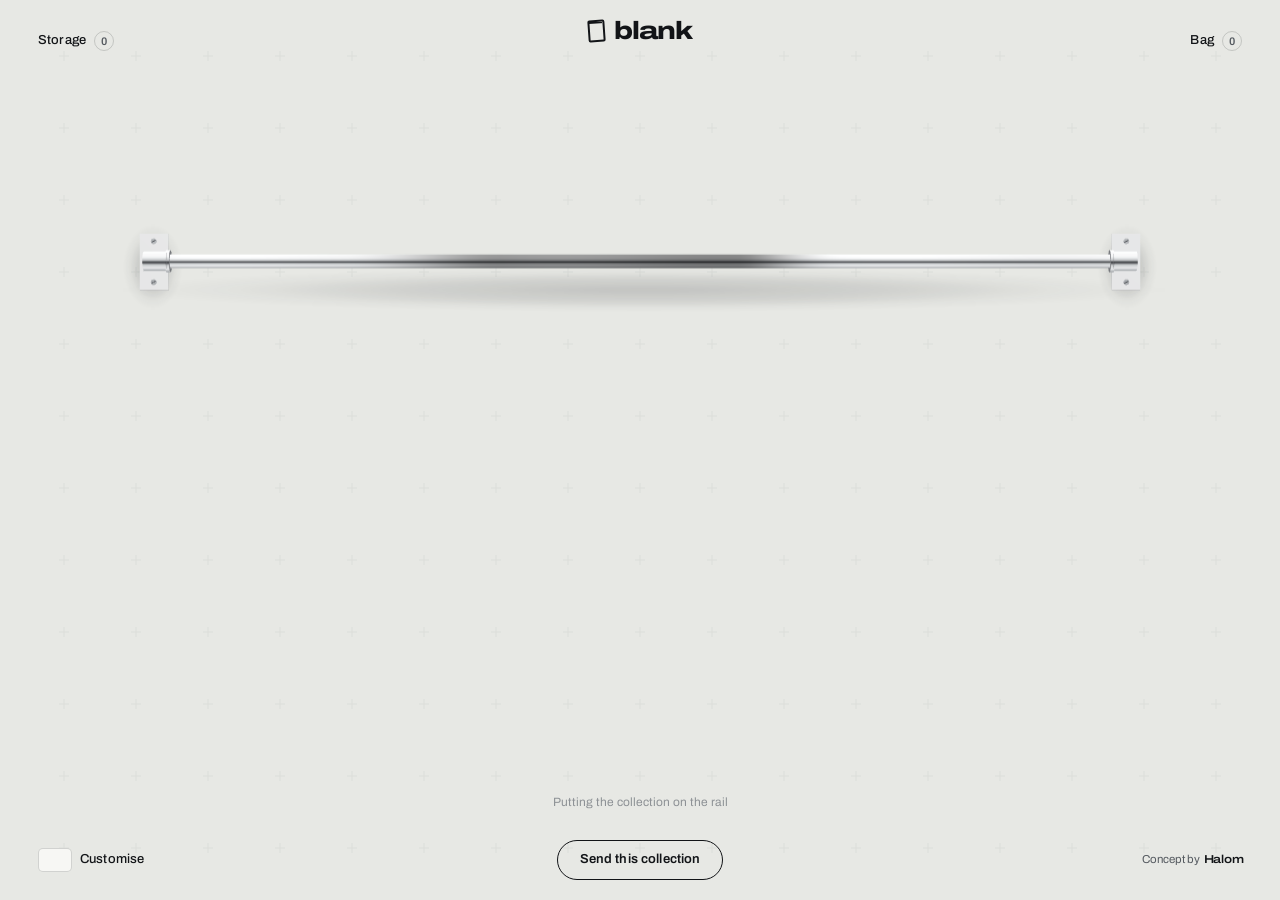
<file: projects/rack/index.html>
<!doctype html>
<html lang="en">
<head>
<meta charset="utf-8">
<meta name="viewport" content="width=device-width, initial-scale=1, viewport-fit=cover">
<script>
// Every address in this page is relative, so it works from any folder or path prefix. If a proxy serves it as ".../rack"
// with no closing slash, relative addresses would resolve one folder too high: give them the folder back.
(function () { var p = location.pathname; if (!/(\/|\.[a-z0-9]+)$/i.test(p)) { var b = document.createElement('base'); b.href = p + '/'; document.head.appendChild(b); } })();
</script>
<title>Blank Rack · a concept by Halom</title>
<meta name="description" content="A clothing rail you can handle. Turn a piece, pull it forward, change its colour, print one logo on everything. A concept by Halom for small-batch startup merch.">
<meta name="robots" content="noindex">
<meta name="theme-color" content="#E7E8E4">
<meta name="color-scheme" content="light">
<meta property="og:type" content="website">
<meta property="og:site_name" content="Halom">
<meta property="og:title" content="Blank Rack · a concept by Halom">
<meta property="og:description" content="A clothing rail you can handle. Turn a piece, pull it forward, change its colour, print one logo on everything.">
<meta property="og:image" content="assets/og.jpg">
<meta property="og:image:width" content="1200">
<meta property="og:image:height" content="630">
<meta property="og:image:alt" content="Blank garments hanging on a chrome rail against a pale wall.">
<meta name="twitter:card" content="summary_large_image">
<link rel="icon" href="data:image/svg+xml,%3Csvg xmlns='http://www.w3.org/2000/svg' viewBox='0 0 32 32'%3E%3Crect width='32' height='32' rx='7' fill='%23E7E8E4'/%3E%3Cg transform='rotate(-4 16 16)' fill='none' stroke='%23121417'%3E%3Crect x='9.5' y='6.5' width='13' height='19' rx='1.5' stroke-width='2.6'/%3E%3Cpath d='M10 10.6h12' stroke-width='1.6'/%3E%3C/g%3E%3C/svg%3E">
<link rel="preload" href="assets/fonts/archivo-latin.woff2" as="font" type="font/woff2" crossorigin>
<link rel="stylesheet" href="assets/rack.css">
<noscript><style>#hint { display: none; }</style></noscript>
</head>
<body>
<div id="app">
  <header class="bar">
    <button class="link" id="btn-storage" type="button">Storage <span class="n" id="n-storage">0</span></button>
    <div class="wordmark"><b>blank</b><small id="forline"></small></div>
    <button class="link" id="btn-bag" type="button">Bag <span class="n" id="n-bag">0</span></button>
  </header>

  <main id="stage" aria-label="Clothing rail">
    <canvas id="rackblur" aria-hidden="true"></canvas>
    <canvas id="gl" aria-hidden="true"></canvas>
    <div class="tag" id="tag"><div class="t1" id="tag-1"></div><div class="t2" id="tag-2"></div></div>
    <div class="dropzone" id="dropzone"><span>Let go here to put it in storage</span></div>
    <p class="hint" id="hint">Putting the collection on the rail</p>
    <noscript><p class="hint">This rail is drawn with JavaScript, and it is switched off in this browser.</p></noscript>
    <ul class="sr" id="sr-list" aria-label="Pieces on the rail"></ul>
  </main>

  <footer class="dock">
    <button class="link" id="btn-custom" type="button" aria-expanded="false" aria-controls="custom"><span class="mini"><img class="logo-thumb" alt=""></span>Customise</button>
    <button class="pill" id="btn-send" type="button">Send this collection</button>
    <span></span>
  </footer>

  <div class="pop" id="custom" aria-hidden="true">
    <div class="pop-row">
      <button class="well" id="logo-well" type="button" aria-label="Upload a logo"><img class="logo-thumb" alt=""></button>
      <div class="stack">
        <span class="cap">One logo, printed on every piece</span>
        <button class="txt" id="logo-pick" type="button">Upload a logo</button>
      </div>
      <input class="sr" type="file" id="logo-file" accept="image/*" tabindex="-1">
    </div>
    <div class="pop-row">
      <label class="opt" for="sel-place">Position
        <select id="sel-place">
          <option value="default">As designed</option>
          <option value="chest">Chest</option>
          <option value="center">Centre</option>
          <option value="back">Back</option>
        </select>
      </label>
      <label class="opt" for="sel-ink">Ink
        <select id="sel-ink">
          <option value="auto">Auto</option>
          <option value="original">Original colours</option>
          <option value="tonal">Tone on tone</option>
        </select>
      </label>
    </div>
    <div class="pop-row">
      <span class="cap">Colours for the whole rail</span>
      <div class="seg" id="seg-pal" role="group" aria-label="Colour palette"></div>
    </div>
  </div>

  <section id="detail" aria-hidden="true">
    <div class="d-top"><button class="link act" id="d-close" type="button">Close</button></div>
    <div class="d-mid">
      <button class="round act" id="d-prev" type="button" aria-label="Previous piece"><svg viewBox="0 0 16 16" fill="none" stroke="currentColor" stroke-width="1.4"><path d="M13 8H3M7 4 3 8l4 4"/></svg></button>
      <button class="round act" id="d-next" type="button" aria-label="Next piece"><svg viewBox="0 0 16 16" fill="none" stroke="currentColor" stroke-width="1.4"><path d="M3 8h10M9 4l4 4-4 4"/></svg></button>
    </div>
    <div class="d-bot">
      <div class="d-count" id="d-count"></div>
      <h1 class="d-name"><span id="d-name"></span> <span class="d-meta" id="d-meta"></span></h1>
      <div class="swatches act" id="d-swatches"></div>
      <div class="d-actions">
        <button class="pill act" id="d-add" type="button">Add to bag</button>
        <button class="txt act" id="d-store" type="button">Move to storage</button>
      </div>
    </div>
  </section>

  <div class="scrim" id="scrim"></div>

  <aside class="sheet" id="storage" aria-label="Storage" aria-hidden="true">
    <div class="sheet-h">
      <div><h2>Storage</h2><p>Choose a piece here to hang it. Choose one on the rail to take it off.</p></div>
      <button class="link" id="st-close" type="button">Close</button>
    </div>
    <div class="sheet-b">
      <div class="shelf" id="shelf"></div>
      <input class="sr" type="file" id="pic-file" accept="image/*" multiple tabindex="-1">
    </div>
  </aside>

  <aside class="sheet" id="bag" aria-label="Bag" aria-hidden="true">
    <div class="sheet-h"><div><h2>Bag</h2><p id="bag-sub">Pieces you want made.</p></div><button class="link" id="bag-close" type="button">Close</button></div>
    <div class="sheet-b" id="bag-list"></div>
    <div class="sheet-f" id="bag-foot">
      <div class="sum"><span>Total</span><span id="bag-total">0 units</span></div>
      <button class="pill solid" id="bag-copy" type="button">Copy the request</button>
      <div class="note" id="bag-note"></div>
      <textarea class="handcopy" id="bag-text" rows="5" readonly hidden aria-label="The request, to copy by hand"></textarea>
      <p class="note about">This is a concept. The bag writes a request for you to copy. It is not an order, and nothing is sent anywhere.</p>
    </div>
  </aside>

  <div id="share" role="dialog" aria-label="Send this collection" aria-hidden="true">
    <h2>Send this collection</h2>
    <p>The link opens this rail exactly as it is now, with the logo on every piece. It carries everything itself. Nothing is uploaded.</p>
    <div class="field"><label for="sh-name">Who is it for?</label><input id="sh-name" type="text" placeholder="Startup name" autocomplete="off" maxlength="40"></div>
    <div class="field"><label for="sh-link">Link</label>
      <div class="linkrow"><input class="linkbox" id="sh-link" type="text" readonly><button class="pill solid" id="sh-copy" type="button">Copy link</button></div>
    </div>
    <div class="note" id="sh-note"></div>
    <div><button class="link" id="sh-close" type="button">Close</button></div>
  </div>

  <div class="filedrop" id="filedrop">Drop a logo to print it on every piece.<br>Drop clothing pictures to add them to storage.</div>
  <div class="toast" id="toast" role="status"></div>
  <a class="concept" href="https://halom.io" target="_top" rel="noopener">Concept by <b>Halom</b></a>
</div>

<script src="assets/vendor/three.min.js"></script>
<script src="assets/rack.js"></script>
</body>
</html>
</file>
<file: projects/rack/assets/rack.css>
/* Archivo variable (width 62-125, weight 100-900), self-hosted. SIL Open Font License 1.1, see fonts/OFL.txt */
@font-face {
  font-family: "Archivo"; font-style: normal; font-display: swap; font-weight: 100 900; font-stretch: 62% 125%;
  src: url("fonts/archivo-vietnamese.woff2") format("woff2");
  unicode-range: U+0102-0103, U+0110-0111, U+0128-0129, U+0168-0169, U+01A0-01A1, U+01AF-01B0, U+0300-0301, U+0303-0304, U+0308-0309, U+0323, U+0329, U+1EA0-1EF9, U+20AB;
}
@font-face {
  font-family: "Archivo"; font-style: normal; font-display: swap; font-weight: 100 900; font-stretch: 62% 125%;
  src: url("fonts/archivo-latin-ext.woff2") format("woff2");
  unicode-range: U+0100-02BA, U+02BD-02C5, U+02C7-02CC, U+02CE-02D7, U+02DD-02FF, U+0304, U+0308, U+0329, U+1D00-1DBF, U+1E00-1E9F, U+1EF2-1EFF, U+2020, U+20A0-20AB, U+20AD-20C0, U+2113, U+2C60-2C7F, U+A720-A7FF;
}
@font-face {
  font-family: "Archivo"; font-style: normal; font-display: swap; font-weight: 100 900; font-stretch: 62% 125%;
  src: url("fonts/archivo-latin.woff2") format("woff2");
  unicode-range: U+0000-00FF, U+0131, U+0152-0153, U+02BB-02BC, U+02C6, U+02DA, U+02DC, U+0304, U+0308, U+0329, U+2000-206F, U+20AC, U+2122, U+2191, U+2193, U+2212, U+2215, U+FEFF, U+FFFD;
}

/* Layout: one showroom wall. A chrome rail in the upper third carries the whole page; a quiet bar above, a tool dock below. */
:root {
  color-scheme: light;
  --wall: #E7E8E4;
  --wall-mark: #D3D5CF;
  --paper: #F7F7F4;
  --ink: #121417;
  --ink-2: #555A60;
  --ink-3: #8D9195;
  --line: rgba(18, 20, 23, .16);
  --tag: #FF4A1C;
  --sans: "Archivo", "Helvetica Neue", Helvetica, Arial, sans-serif;
  --wide: 118;
  --tight: 78;
  --ease: cubic-bezier(.2, .7, .1, 1);
}
*, *::before, *::after { box-sizing: border-box; }
html, body { height: 100%; }
body {
  margin: 0; background: var(--wall); color: var(--ink);
  font-family: var(--sans); font-size: 13px; line-height: 1.35; font-stretch: 100%;
  overflow: hidden; -webkit-font-smoothing: antialiased; -webkit-tap-highlight-color: transparent;
  touch-action: manipulation; user-select: none; -webkit-user-select: none;
}
button, input, select { font: inherit; color: inherit; }
button { background: none; border: 0; padding: 0; cursor: pointer; }
:focus-visible { outline: 2px solid var(--tag); outline-offset: 3px; border-radius: 4px; }
.sr { position: absolute; width: 1px; height: 1px; overflow: hidden; clip-path: inset(50%); white-space: nowrap; }

#app {
  position: relative; height: 100%; display: grid; grid-template-rows: auto minmax(0, 1fr) auto;
  background-color: var(--wall);
  /* the closed bag and storage wait just off the wall; clipping them here keeps a phone from treating the page as wider than its screen */
  overflow: hidden; overflow: clip;
}
/* the wall's registration marks sit on their own layer so they can fade out when a piece is pulled forward */
#app::before {
  content: ""; position: absolute; inset: 0; pointer-events: none; opacity: calc(1 - var(--f, 0));
  background-image: url("data:image/svg+xml,%3Csvg xmlns='http://www.w3.org/2000/svg' width='72' height='72'%3E%3Cpath d='M36 31v10M31 36h10' stroke='%23DCDEDA' stroke-width='1.1' fill='none'/%3E%3C/svg%3E");
  background-position: center 20px;
}

/* ---- top bar ---- */
.bar {
  display: grid; grid-template-columns: 1fr auto 1fr; align-items: center; gap: 12px;
  padding: calc(18px + env(safe-area-inset-top, 0px)) max(clamp(16px, 3vw, 36px), env(safe-area-inset-right, 0px)) 6px max(clamp(16px, 3vw, 36px), env(safe-area-inset-left, 0px));
  position: relative; z-index: 3;
}
.bar > :last-child { justify-self: end; }
.bar > :first-child { justify-self: start; }
.link {
  display: inline-flex; align-items: center; gap: 8px; padding: 8px 2px; font-weight: 500; letter-spacing: .01em;
}
.link .n {
  min-width: 20px; height: 20px; padding: 0 6px; border-radius: 10px; display: inline-grid; place-items: center;
  font-size: 11px; font-weight: 600; font-variant-numeric: tabular-nums; border: 1px solid var(--line); color: var(--ink-2);
}
.link .n.hot { background: var(--tag); border-color: var(--tag); color: #fff; }
.wordmark { text-align: center; line-height: 1; }
.wordmark b {
  display: inline-flex; align-items: center; gap: 9px;
  font-size: 25px; font-weight: 800; font-stretch: 125%; letter-spacing: -.035em;
}
.wordmark b::before {
  content: ""; width: 17px; height: 22px; border: 2.5px solid var(--ink); border-radius: 2px;
  box-shadow: inset 0 5px 0 -3.5px var(--ink); transform: rotate(-4deg);
}
.wordmark small { display: block; margin-top: 5px; font-size: 11.5px; color: var(--ink-2); font-weight: 400; min-height: 15px; }

/* ---- stage ---- */
#stage { position: relative; min-height: 0; touch-action: none; cursor: default; }
#stage.pointing { cursor: pointer; }
#stage.grabbing { cursor: grabbing; }
#stage canvas { position: absolute; inset: 0; width: 100%; height: 100%; display: block; }
#rackblur { visibility: hidden; will-change: filter, opacity; }
.tag {
  position: absolute; left: 0; top: 0; transform: translate(-50%, 0); pointer-events: none; text-align: center;
  opacity: 0; transition: opacity .28s var(--ease); white-space: nowrap; will-change: transform;
}
.tag.on { opacity: 1; transition-delay: .12s; }
.tag .t1 { font-weight: 500; }
.tag .t2 { color: var(--ink-2); font-size: 12px; }
.hint {
  position: absolute; left: 0; right: 0; bottom: 10px; margin-left: auto; margin-right: auto; width: fit-content; color: var(--ink-3); font-size: 12px;
  text-align: center; max-width: min(92%, 560px); transition: opacity .5s; pointer-events: none;
}
.hint.off { opacity: 0; }
.hint.stay { opacity: 1 !important; color: var(--ink-2); }   /* something went wrong and the wall is saying so */
.dropzone {
  position: absolute; left: clamp(16px, 3vw, 36px); right: clamp(16px, 3vw, 36px); bottom: 8px; height: 19%;
  border: 1.5px dashed var(--ink-3); border-radius: 14px; display: grid; place-items: center; color: var(--ink-2);
  opacity: 0; transition: opacity .2s, background .2s, border-color .2s; pointer-events: none; font-weight: 500;
}
.dropzone.on { opacity: 1; }
.dropzone span { background: var(--paper); padding: 6px 12px; border-radius: 999px; box-shadow: 0 0 0 1px var(--line); }
.dropzone.over { background: rgba(18, 20, 23, .06); border-color: var(--ink); color: var(--ink); }

/* ---- dock ---- */
.dock {
  display: grid; grid-template-columns: 1fr auto 1fr; align-items: center; gap: 14px 20px;
  padding: 8px max(clamp(16px, 3vw, 36px), env(safe-area-inset-right, 0px)) calc(20px + env(safe-area-inset-bottom, 0px)) max(clamp(16px, 3vw, 36px), env(safe-area-inset-left, 0px));
  position: relative; z-index: 3;
}
.dock > :first-child { justify-self: start; }
.mini { width: 34px; height: 24px; border-radius: 5px; background: var(--paper); border: 1px solid var(--line); display: inline-grid; place-items: center; overflow: hidden; }
.mini img { max-width: 78%; max-height: 66%; object-fit: contain; }
.mini.dark, .well.dark { background: #1b1c1f; }
.pop {
  position: absolute; z-index: 6; left: clamp(16px, 3vw, 36px); bottom: calc(70px + env(safe-area-inset-bottom, 0px)); width: min(268px, calc(100% - 32px));
  background: var(--paper); border-radius: 16px; padding: 18px; display: grid; gap: 16px;
  box-shadow: 0 24px 60px rgba(18, 20, 23, .16), 0 0 0 1px var(--line);
  opacity: 0; transform: translateY(8px); pointer-events: none; visibility: hidden; transition: opacity .2s, transform .3s var(--ease), visibility 0s .3s;
}
.pop.on { opacity: 1; transform: none; pointer-events: auto; visibility: visible; transition: opacity .2s, transform .3s var(--ease); }
.pop-row { display: flex; align-items: center; gap: 12px; flex-wrap: wrap; }
.pop-row > .stack { flex: 1 1 0; min-width: 0; }
.well {
  width: 62px; height: 44px; border-radius: 8px; background: var(--paper); border: 1px solid var(--line);
  display: grid; place-items: center; overflow: hidden; flex: none; position: relative;
}
.well img { max-width: 80%; max-height: 70%; object-fit: contain; }
.stack { display: grid; gap: 3px; }
.cap { font-size: 11.5px; color: var(--ink-2); }
.txt { font-weight: 500; text-decoration: underline; text-decoration-color: var(--line); text-underline-offset: 3px; padding: 2px 0; text-align: left; }
.txt:hover { text-decoration-color: var(--ink); }
.seg { display: inline-flex; flex-wrap: wrap; border: 1px solid var(--line); border-radius: 16px; padding: 2px; background: rgba(247, 247, 244, .55); }
.seg button { padding: 5px 11px; border-radius: 999px; font-size: 12px; color: var(--ink-2); font-weight: 500; }
.seg button[aria-pressed="true"] { background: var(--ink); color: var(--paper); }
.opt { display: inline-flex; align-items: center; gap: 6px; font-size: 12px; color: var(--ink-2); }
.opt select {
  appearance: none; -webkit-appearance: none; border: 1px solid var(--line); border-radius: 999px; padding: 6px 26px 6px 12px; font-weight: 500; color: var(--ink); cursor: pointer;
  background: #fff url("data:image/svg+xml,%3Csvg xmlns='http://www.w3.org/2000/svg' width='10' height='6'%3E%3Cpath d='M1 1l4 4 4-4' stroke='%23121417' stroke-width='1.3' fill='none'/%3E%3C/svg%3E") no-repeat right 10px center;
}
.opt select:hover { border-color: var(--ink); }
.pill {
  display: inline-flex; align-items: center; justify-content: center; gap: 8px; height: 40px; padding: 0 22px;
  border-radius: 999px; border: 1.25px solid var(--ink); font-weight: 600; letter-spacing: .01em; white-space: nowrap;
  transition: background .2s, color .2s, transform .2s var(--ease);
}
.pill.solid { background: var(--ink); color: var(--paper); }
.pill.solid:hover { background: #000; }
.pill:not(.solid):hover { background: var(--ink); color: var(--paper); }
.pill:active { transform: scale(.98); }
.pill.small { height: 32px; padding: 0 14px; font-size: 12px; border-width: 1px; }
.pill[disabled] { opacity: .4; pointer-events: none; }

/* ---- detail ---- */
#detail { position: absolute; inset: 0; z-index: 4; pointer-events: none; opacity: var(--f, 0); display: grid; grid-template-rows: auto 1fr auto; }
#detail.on .act { pointer-events: auto; }
#app .bar, #app .dock { opacity: calc(1 - var(--f, 0)); }
#app.detail .bar, #app.detail .dock { pointer-events: none; }
#app.detail .hint { opacity: 0; }
.d-top { display: flex; justify-content: flex-end; padding: calc(22px + env(safe-area-inset-top, 0px)) max(clamp(16px, 3vw, 36px), env(safe-area-inset-right, 0px)) 0 clamp(16px, 3vw, 36px); }
.d-mid { display: flex; align-items: center; justify-content: space-between; padding: 0 max(16px, calc(50% - 300px)); }
.round {
  width: 42px; height: 42px; border-radius: 50%; border: 1px solid var(--ink-3); display: grid; place-items: center;
  background: rgba(247, 247, 244, .5); transition: background .2s, border-color .2s, transform .2s var(--ease);
}
.round:hover { background: var(--paper); border-color: var(--ink); }
.round:active { transform: scale(.94); }
.round svg { width: 16px; height: 16px; }
.d-bot { text-align: center; padding: 0 16px calc(26px + env(safe-area-inset-bottom, 0px)); display: grid; gap: 12px; justify-items: center; }
.d-count { font-size: 12px; color: var(--ink-2); font-variant-numeric: tabular-nums; letter-spacing: .04em; }
.d-name { font-size: clamp(21px, 2.3vw, 27px); font-weight: 480; font-stretch: 118%; letter-spacing: -.02em; line-height: 1.1; margin: -4px 0 0; }
.d-meta { color: var(--ink-3); font-weight: 400; font-stretch: 100%; letter-spacing: 0; }
.swatches { display: flex; flex-wrap: wrap; justify-content: center; gap: 7px; max-width: 520px; }
.sw {
  width: 24px; height: 24px; border-radius: 50%; border: 1px solid rgba(18, 20, 23, .22); position: relative; flex: none;
  transition: transform .15s var(--ease);
}
.sw:hover { transform: scale(1.12); }
.sw[aria-pressed="true"]::after { content: ""; position: absolute; inset: -4px; border-radius: 50%; border: 1.5px solid var(--ink); }
.sw.custom { background: none; border: 1px dashed var(--ink-3); overflow: hidden; display: grid; place-items: center; color: var(--ink-2); font-size: 15px; line-height: 1; }
.sw.custom input { position: absolute; inset: -6px; width: 40px; height: 40px; opacity: 0; cursor: pointer; }
.d-actions { display: flex; gap: 18px; align-items: center; flex-wrap: wrap; justify-content: center; }
#app.detail #stage { cursor: grab; }
#app.detail #stage.spinning { cursor: grabbing; }

/* ---- drawers ---- */
.scrim { position: absolute; inset: 0; z-index: 5; background: rgba(18, 20, 23, 0); pointer-events: none; transition: background .3s; }
.scrim.on { pointer-events: auto; }
.sheet {
  position: absolute; z-index: 6; background: var(--paper); box-shadow: 0 -1px 0 var(--line), 0 -24px 60px rgba(18, 20, 23, .12);
  transition: transform .5s var(--ease); display: grid; grid-template-rows: auto minmax(0, 1fr) auto; user-select: text; -webkit-user-select: text;
}
#storage { left: 0; right: 0; bottom: 0; height: 46%; transform: translateY(105%); border-radius: 18px 18px 0 0; }
#storage.on { transform: none; }
.sheet:not(.on) { box-shadow: none; visibility: hidden; transition: transform .5s var(--ease), visibility 0s .5s; }
#bag { top: 0; right: 0; bottom: 0; width: min(400px, 100%); transform: translateX(105%); box-shadow: -1px 0 0 var(--line), -24px 0 60px rgba(18, 20, 23, .12); }
#bag.on { transform: none; }
/* the bag reaches the top edge, so its heading clears the status bar; storage scrolls clear of the home bar */
#bag .sheet-h { padding-top: calc(18px + env(safe-area-inset-top, 0px)); }
#storage .sheet-b { padding-bottom: calc(18px + env(safe-area-inset-bottom, 0px)); }
.sheet-h { display: flex; align-items: baseline; justify-content: space-between; gap: 16px; padding: 18px clamp(16px, 3vw, 28px) 10px; }
.sheet-h h2 { margin: 0; font-size: 20px; font-weight: 600; font-stretch: 122%; letter-spacing: -.02em; }
.sheet-h p { margin: 2px 0 0; color: var(--ink-2); }
.sheet-b { overflow: auto; padding: 4px clamp(16px, 3vw, 28px) 18px; -webkit-overflow-scrolling: touch; }
.sheet-f { padding: 14px clamp(16px, 3vw, 28px) calc(18px + env(safe-area-inset-bottom, 0px)); border-top: 1px solid var(--line); display: grid; gap: 10px; }
.shelf { display: grid; grid-template-columns: repeat(auto-fill, minmax(132px, 1fr)); gap: 12px; }
.card { position: relative; border-radius: 12px; background: #EDEEEA; padding: 8px 8px 10px; display: grid; gap: 6px; text-align: left; align-content: start; }
.card .ph { aspect-ratio: 5 / 6; border-radius: 8px; display: grid; place-items: center; overflow: hidden; }
.card .ph img { width: 100%; height: 100%; object-fit: contain; }
.card .nm { font-weight: 500; }
.cl { color: var(--ink-2); font-size: 12px; display: flex; align-items: center; gap: 6px; }
.dot { width: 9px; height: 9px; border-radius: 50%; border: 1px solid rgba(18, 20, 23, .25); flex: none; }
.card .row { display: flex; gap: 6px; align-items: center; justify-content: space-between; }
.card .x { position: absolute; top: 6px; right: 6px; width: 24px; height: 24px; border-radius: 50%; color: var(--ink-2); display: grid; place-items: center; }
.card .x:hover { background: var(--ink); color: var(--paper); }
.card .src { position: absolute; top: 12px; left: 12px; width: 34px; height: 34px; border-radius: 6px; object-fit: cover; border: 1.5px solid var(--paper); }
.add { border: 1.5px dashed var(--ink-3); background: none; align-content: center; justify-items: center; text-align: center; gap: 10px; min-height: 180px; color: var(--ink-2); }
.add .types { display: flex; flex-wrap: wrap; gap: 5px; justify-content: center; }
.chip { padding: 4px 9px; border-radius: 999px; border: 1px solid var(--line); font-size: 12px; font-weight: 500; color: var(--ink); background: var(--paper); }
.chip:hover { border-color: var(--ink); }
.card .chip.cut { justify-self: start; }
.onrail { display: flex; gap: 6px; flex-wrap: wrap; margin: 2px 0 14px; }
.onrail .chip { display: inline-flex; align-items: center; gap: 6px; }
.onrail .chip span.k { color: var(--ink-3); }
h3.sub { margin: 10px 0 8px; font-size: 12px; font-weight: 500; color: var(--ink-2); }
.empty { color: var(--ink-2); padding: 18px 0; }
.bag-item { display: grid; grid-template-columns: 62px 1fr auto; gap: 12px; align-items: center; padding: 10px 0; border-bottom: 1px solid var(--line); }
.bag-item .ph { width: 62px; aspect-ratio: 5 / 6; border-radius: 8px; background: #EDEEEA; overflow: hidden; }
.bag-item .ph img { width: 100%; height: 100%; object-fit: contain; }
.qty { display: inline-flex; align-items: center; border: 1px solid var(--line); border-radius: 999px; }
.qty button { width: 28px; height: 28px; display: grid; place-items: center; }
.qty span { min-width: 34px; text-align: center; font-variant-numeric: tabular-nums; font-weight: 500; }
.sum { display: flex; justify-content: space-between; font-weight: 500; }

/* ---- share ---- */
#share { position: absolute; z-index: 7; left: 50%; top: 50%; width: min(520px, calc(100% - 32px)); transform: translate(-50%, -46%) scale(.98); opacity: 0; pointer-events: none;
  background: var(--paper); border-radius: 18px; padding: 24px; box-shadow: 0 30px 80px rgba(18, 20, 23, .22), 0 0 0 1px var(--line); transition: opacity .25s, transform .35s var(--ease);
  display: grid; gap: 14px; user-select: text; -webkit-user-select: text; }
#share.on { opacity: 1; transform: translate(-50%, -50%); pointer-events: auto; }
#share h2 { margin: 0; font-size: 20px; font-weight: 600; font-stretch: 122%; letter-spacing: -.02em; }
#share p { margin: 0; color: var(--ink-2); }
.field { display: grid; gap: 5px; }
.field label { font-size: 12px; color: var(--ink-2); }
.field input, .linkbox { height: 42px; border-radius: 10px; border: 1px solid var(--line); background: #fff; padding: 0 12px; width: 100%; min-width: 0; }
.field input:focus { outline: 2px solid var(--ink); outline-offset: 0; }
.linkrow { display: grid; grid-template-columns: minmax(0, 1fr) auto; gap: 8px; }
.linkbox { font-size: 12px; color: var(--ink-2); text-overflow: ellipsis; }
.note { font-size: 12px; color: var(--ink-2); min-height: 16px; }
.note.about { margin: 0; color: var(--ink-3); }
.handcopy { width: 100%; border: 1px solid var(--line); border-radius: 10px; background: #fff; padding: 10px 12px; font: inherit; font-size: 12px; color: var(--ink-2); resize: none; }
.toast { position: absolute; z-index: 9; left: 50%; bottom: 96px; transform: translate(-50%, 12px); background: var(--ink); color: var(--paper); padding: 10px 16px; border-radius: 999px;
  font-weight: 500; opacity: 0; transition: opacity .25s, transform .35s var(--ease); pointer-events: none; max-width: calc(100% - 32px); text-align: center; }
.toast.on { opacity: 1; transform: translate(-50%, 0); }
.filedrop { position: absolute; inset: 10px; z-index: 8; border: 2px dashed var(--ink); border-radius: 18px; background: rgba(231, 232, 228, .86); display: none; place-items: center; font-size: 18px; font-weight: 600; font-stretch: 118%; text-align: center; padding: 20px; }
.filedrop.on { display: grid; }

/* ---- concept label: says whose idea this is in every view, and sits on no control. It is pinned to the wall (#app fills
   the window and never scrolls) and not to the viewport, which a phone may size differently from the screen ---- */
.concept {
  position: absolute; z-index: 3; right: max(clamp(16px, 3vw, 36px), env(safe-area-inset-right, 0px)); bottom: calc(20px + env(safe-area-inset-bottom, 0px));
  height: 40px; display: inline-flex; align-items: center; gap: .35em; white-space: nowrap;
  font-size: 11.5px; color: var(--ink-2); text-decoration: none;
}
.concept b { font-weight: 600; font-stretch: 118%; letter-spacing: -.01em; color: var(--ink); text-decoration: underline; text-decoration-color: transparent; text-underline-offset: 3px; transition: text-decoration-color .2s; }
.concept:hover b { text-decoration-color: var(--ink); }

@media (max-width: 860px) {
  .concept { right: auto; left: 50%; transform: translateX(-50%); bottom: calc(2px + env(safe-area-inset-bottom, 0px)); height: 24px; }
  .dock { padding-bottom: calc(30px + env(safe-area-inset-bottom, 0px)); }
  .d-bot { padding-bottom: calc(30px + env(safe-area-inset-bottom, 0px)); }
  .wordmark b { font-size: 21px; }
  /* a long name wraps under the wordmark instead of pushing Storage and Bag off the wall */
  .wordmark small { max-width: calc(100vw - 216px); margin-left: auto; margin-right: auto; overflow-wrap: anywhere; text-wrap: balance;
    display: -webkit-box; -webkit-box-orient: vertical; -webkit-line-clamp: 2; overflow: hidden; }
  .d-mid { padding: 0 12px; }
  #storage { height: 52%; }
  .hint { bottom: 4px; }
  .dock { grid-template-columns: auto 1fr; }
  .dock > span { display: none; }
  .dock .pill { justify-self: end; }
}
/* a phone held sideways has very little height: the piece count gives its line back to the garment */
@media (max-height: 480px) { .d-count { display: none; } }
/* Safari on a phone enlarges the page when a field with small type takes focus; 16px type there keeps the wall still */
@supports (-webkit-touch-callout: none) {
  .field input, .opt select, .handcopy { font-size: 16px; }
}
@media (prefers-reduced-motion: reduce) { * { transition-duration: .01ms !important; } }
</file>
